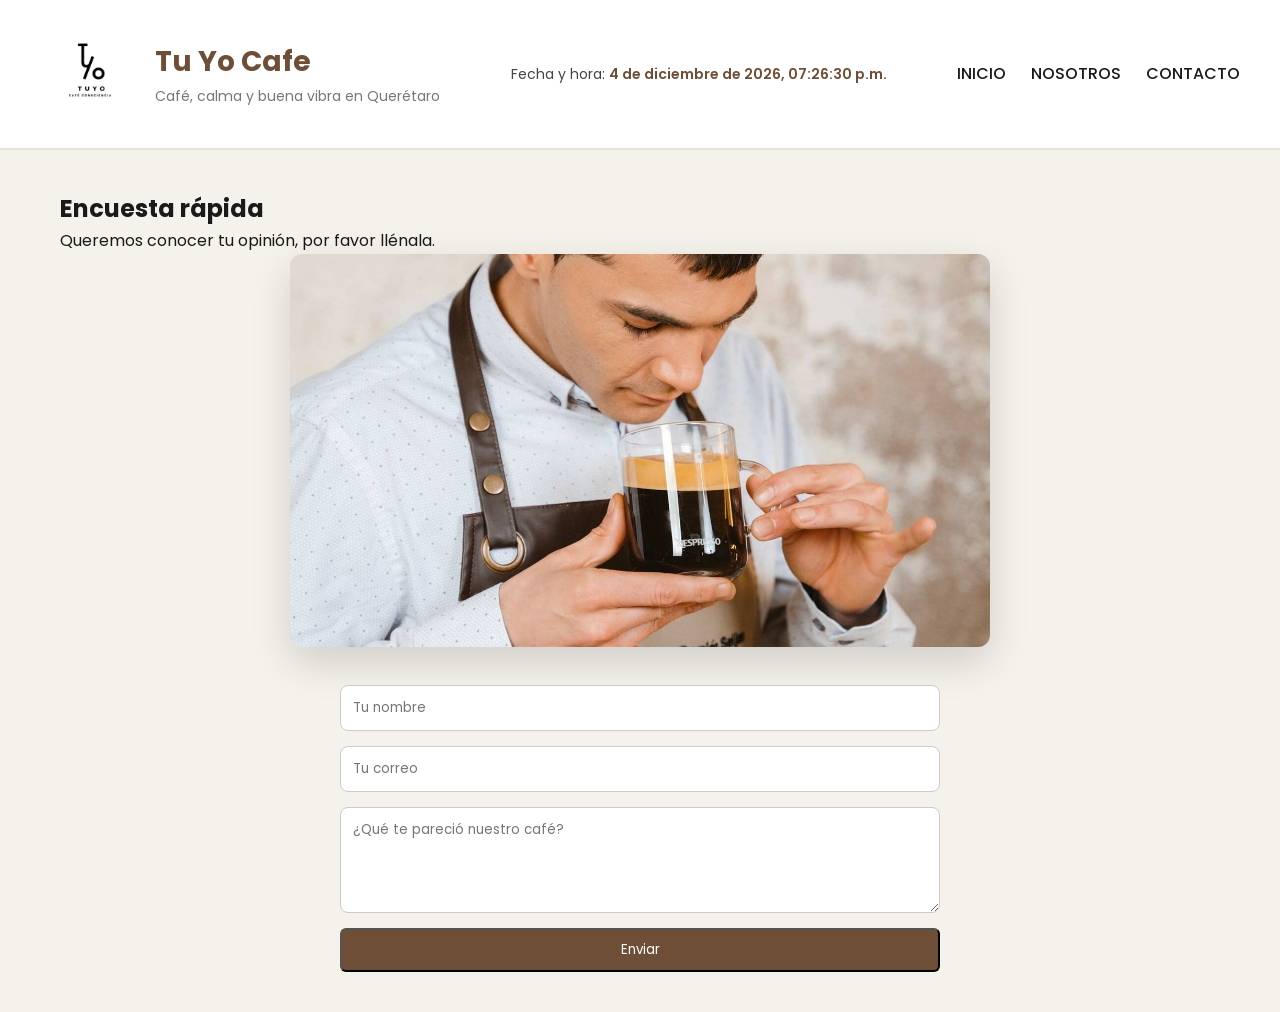
<file: html/contacto.html>
<!DOCTYPE html>
<html lang="es">
<head>
	<!-- Configuración básica del documento -->
	<meta charset="utf-8" />
	<meta name="viewport" content="width=device-width, initial-scale=1" />
	<title>Contacto | Tu Yo Cafe</title>

	<!-- Enlace a la hoja de estilos general del proyecto -->
	<link rel="stylesheet" href="../css/estilos.css" />

	<!-- Precarga de Google Fonts -->
	<link rel="preconnect" href="https://fonts.googleapis.com">
	<link rel="preconnect" href="https://fonts.gstatic.com" crossorigin>

	<!-- Carga de la tipografía principal -->
	<link href="https://fonts.googleapis.com/css2?family=Poppins:wght@300;400;600;700&display=swap" rel="stylesheet">

</head>

<body>

<!-- ================= HEADER ================= -->
<!-- Header -->
<header class="header">
	<div class="contenedor_header">

		<!-- Marca: logo + nombre + slogan -->
		<div class="marca">
			<div class="logo_marca">

				<!-- Imagen del logo del café -->
				<img src="img/logo.jpg" width="100" height="100">
			</div>

			<!-- Nombre y slogan -->
			<div class="texto_marca">
				<h1 class="nombre_marca">Tu Yo Cafe</h1>
				<p class="slogan_marca">Café, calma y buena vibra en Querétaro</p>
			</div>
		</div>

		<!-- Fecha y hora dinámica que se actualiza con JavaScript -->
		<div class="datetime">
			<span class="etiqueta_datetime">Fecha y hora:</span>
			<span id="fechaHora" class="valor_datetime">(Añadir)</span>
		</div>

		<!-- Otras páginas de la empresa -->
		<div class="elementos">
			<ul class="menu">
				<li class="item_menu">
					<a class="link_menu" href="../index.html">INICIO</a>
				</li>
				<li class="item_menu">
					<a class="link_menu" href="nosotros.html">NOSOTROS</a>
				</li>
				<li class="item_menu">
					<a class="link_menu" href="contacto.html">CONTACTO</a>
				</li>
			</ul>
		</div>

	</div>
</header>

<!-- ================= CONTENIDO PRINCIPAL ================= -->
<main class="main">
	<div class="contenedor_main">

		<section class="seccion">

			<!-- Título y descripción de la sección -->
			<header class="header_seccion">
				<h2 class="titulo_seccion">Encuesta rápida</h2>
				<p class="subtitulo_seccion">
					Queremos conocer tu opinión, por favor llénala.
				</p>
			</header>

			<div class="bloque">

				<!-- Imagen decorativa relacionada al contacto -->
				<div class="contacto_imagen_superior">
					<img src="img/contacto.jpg" alt="Contacto Tu Yo Cafe">
				</div>

				<!-- Formulario de encuesta -->
				<form id="formEncuesta" class="formulario">
					<input type="text" placeholder="Tu nombre" required>
					<input type="email" placeholder="Tu correo" required>
					<textarea rows="4" placeholder="¿Qué te pareció nuestro café?" required></textarea>
					<button type="submit" class="boton_ubicacion">Enviar</button>
				</form>

				<!-- Mensaje que aparece cuando se envía correctamente -->
				<div id="mensajeExito" class="mensaje_exito" style="display: none;">
					Encuesta contestada ✔
				</div>

			</div>
		</section>

	</div>
</main>

<!-- ================= SCRIPT DEL FORMULARIO ================= -->
<script>
	// Se obtiene el formulario y el mensaje de éxito
	const form = document.getElementById("formEncuesta");
	const mensaje = document.getElementById("mensajeExito");

	// Evento que se ejecuta cuando se envía el formulario
	form.addEventListener("submit", function(e) {

		// Evita que la página se recargue
		e.preventDefault();

		// Oculta el formulario y muestra el mensaje
		form.style.display = "none";
		mensaje.style.display = "block";

		// Después de 3 segundos se restaura todo
		setTimeout(function() {
			mensaje.style.display = "none";
			form.reset(); // Limpia los campos
			form.style.display = "flex";
		}, 3000);
	});
</script>

<!-- La librería jQuery -->
<script src="https://ajax.googleapis.com/ajax/libs/jquery/3.1.1/jquery.min.js"></script>

<!-- Archivo JavaScript del proyecto -->
<script src="../js/main.js"></script>

</body>
</html>
</file>
<file: css/estilos.css>
/* ================= RESET ================= */

/* 
   Reinicio general de estilos.
   Se eliminan márgenes y paddings por defecto del navegador 
   y se define la tipografía principal del sitio.
*/
* {
	box-sizing: border-box; /* Incluye padding y border dentro del tamaño total */
	margin: 0;
	padding: 0;
	font-family: 'Poppins', sans-serif;
}

/* 
   Estilos generales del body.
   Se define el color de fondo, color del texto
   y el espaciado entre líneas.
*/
body {
	background-color: #f5f1eb;
	color: #1a1a1a;
	line-height: 1.6;
}
/* ================= HEADER ================= */
/*
   Estilo principal del encabezado.
   Fondo blanco con una línea inferior decorativa.
*/
.header {
	background-color: #ffffff;
	border-bottom: 2px solid #e8e1d8;
	padding: 20px 0;
}

/*
   Contenedor interno del header.
   Se usa flexbox para acomodar logo, fecha y menú.
*/
.contenedor_header {
	max-width: 1200px;
	margin: 0 auto;
	display: flex;
	flex-wrap: wrap;
	justify-content: space-between;
	align-items: center;
	gap: 20px;
}

/*
   Agrupa logo y texto de la marca.
*/
.marca {
	display: flex;
	align-items: center;
	gap: 15px;
}

/*
   Nombre principal del café.
*/
.nombre_marca {
	font-size: 28px;
	font-weight: 700;
	color: #6f4e37;
}

/*
   Slogan pequeño debajo del nombre.
*/
.slogan_marca {
	font-size: 14px;
	color: #777;
}
/* ================= FECHA Y HORA ================= */
/*
   Texto general de fecha y hora.
*/
.datetime {
	font-size: 14px;
	color: #444;
}

/*
   Parte destacada (valor dinámico).
*/
.valor_datetime {
	font-weight: 600;
	color: #6f4e37;
}
/* ================= MENÚ ================= */

/*
   Lista horizontal de navegación.
*/
.menu {
	list-style: none; /* Quita los puntos */
	display: flex;
	gap: 25px;
}

/*
   Estilo de los enlaces del menú.
   Se eliminan subrayados y colores morados por defecto.
*/
.link_menu,
.link_menu:visited,
.link_menu:active {
	text-decoration: none;
	color: #1a1a1a;
	font-weight: 500;
	transition: 0.3s;
}

/*
   Efecto al pasar el mouse.
*/
.link_menu:hover {
	color: #b08968;
}
/* ================= SECCIÓN PRINCIPAL ================= */

/*
   Espaciado general de la sección principal (hero).
*/
.principal {
	padding: 60px 20px;
}

/*
   Contenedor que organiza el contenido principal 
   y la información lateral usando flexbox.
*/
.contenedor_principal {
	max-width: 1200px;
	margin: 0 auto;
	display: flex;
	flex-wrap: wrap;
	gap: 40px;
}

/*
   Título principal destacado.
*/
.titulo_principal {
	font-size: 32px;
	margin-bottom: 20px;
	color: #6f4e37;
}

/*
   Texto descriptivo debajo del título.
*/
.texto_principal {
	margin-bottom: 20px;
}
/* ================= CONTENEDOR GENERAL ================= */

.contenedor_main {
	max-width: 1200px;
	margin: 0 auto;
	padding: 40px 20px;
}
/* ================= ETIQUETAS ================= */

/*
   Contenedor de etiquetas (Wi-Fi, Pet friendly, etc.).
*/
.etiquetas_principal {
	display: flex;
	gap: 10px;
	margin-bottom: 20px;
}

/*
   Diseño individual de cada etiqueta.
*/
.etiqueta {
	background-color: #b08968;
	color: white;
	padding: 5px 12px;
	border-radius: 20px;
	font-size: 13px;
}
/* ================= BOTONES ================= */

/*
   Contenedor de botones principales.
*/
.links_principal {
	display: flex;
	gap: 15px;
}

/*
   Estilo base de botones (ubicación y galería).
*/
.boton_ubicacion,
.boton_galeria {
	background-color: #6f4e37;
	color: white;
	padding: 10px 18px;
	border-radius: 6px;
	text-decoration: none;
	transition: 0.3s;
}

/*
   Efecto hover para dar sensación interactiva.
*/
.boton_ubicacion:hover,
.boton_galeria:hover {
	background-color: #b08968;
}
/* ================= INFORMACIÓN LATERAL ================= */

/*
   Tarjeta con datos rápidos del café.
*/
.informacion_principal {
	background: #ffffff;
	padding: 20px;
	border-radius: 10px;
	box-shadow: 0 5px 20px rgba(0,0,0,0.08);
	flex: 1;
}
/* ================= SLIDER ================= */

/*
   Lista que contiene las imágenes del slider.
   Se eliminan estilos por defecto.
*/
.slider {
	list-style: none;
	padding: 0;
	margin: 40px auto;
}

/*
   Imágenes del slider.
   Se ajustan al ancho del contenedor y mantienen proporción.
   object-fit: contain evita que se recorten.
*/
.slider img {
	width: 100%;
	max-height: 500px;
	object-fit: contain;
	background: #000; /* Fondo para que no se vea vacío */
}

/*
   Estilos aplicados al contenedor generado por bxSlider.
   Se centra y se le agrega sombra y bordes redondeados.
*/
.bx-wrapper {
	max-width: 1000px !important;
	margin: 0 auto 40px auto !important;
	box-shadow: 0 15px 40px rgba(0,0,0,0.15);
	border-radius: 12px;
	border: none !important;
}

/*
   Redondea las imágenes dentro del slider.
*/
.bx-wrapper img {
	border-radius: 12px;
}
/* ================= TARJETA UBICACIÓN ================= */

/*
   Tarjeta que contiene dirección y horarios.
*/
.tarjeta_ubicacion {
	background: #ffffff;
	padding: 30px;
	border-radius: 12px;
	box-shadow: 0 5px 20px rgba(0,0,0,0.08);
}

/*
   Lista de horarios sin viñetas.
*/
.lista_horarios {
	list-style: none;
	padding: 0;
}

/*
   Alinea día y horario en extremos opuestos.
*/
.lista_horarios li {
	display: flex;
	justify-content: space-between;
	margin-bottom: 8px;
}
/* ================= MAPA ================= */

/*
   Estilo del iframe de Google Maps.
   Se adapta al ancho del contenedor.
*/
.frame_mapa iframe {
	width: 100%;
	height: 400px;
	border-radius: 12px;
	border: none;
}
/* ================= FOOTER ================= */

/*
   Pie de página del sitio.
   Fondo oscuro para diferenciarlo del contenido principal.
*/
.footer {
	background-color: #1a1a1a;
	color: white;
	padding: 30px 20px;
}

/*
   Contenedor interno del footer.
   Se usa flexbox para distribuir texto y botón.
*/
.contenedor_footer {
	max-width: 1200px;
	margin: 0 auto;
	display: flex;
	justify-content: space-between;
	align-items: center;
	flex-wrap: wrap;
}

/*
   Botón que permite regresar al inicio de la página.
*/
.btn_arriba {
	background-color: #b08968;
	color: white;
	border: none;
	padding: 8px 15px;
	border-radius: 5px;
	cursor: pointer;
	transition: 0.3s;
}

/*
   Cambio de color cuando se pasa el mouse.
*/
.btn_arriba:hover {
	background-color: #6f4e37;
}
/* ================= RESPONSIVE ================= */

/*
   Ajustes para pantallas pequeñas (tablets y celulares).
   Se cambia la dirección del contenedor principal
   para que el contenido se acomode en columna.
*/
@media (max-width: 768px) {
	.contenedor_principal {
		flex-direction: column;
	}
}
/* ================= CONTACTO ================= */

/*
   Imagen superior de la sección contacto.
   Se centra y se le agrega separación inferior.
*/
.contacto_imagen_superior {
	text-align: center;
	margin-bottom: 30px;
}

/*
   Imagen decorativa con límite de tamaño
   y sombra para que combine con el diseño general.
*/
.contacto_imagen_superior img {
	width: 100%;
	max-width: 700px;
	border-radius: 12px;
	box-shadow: 0 15px 40px rgba(0,0,0,0.15);
}

/*
   Formulario centrado con distribución vertical.
*/
.formulario {
	display: flex;
	flex-direction: column;
	gap: 15px;
	max-width: 600px;
	margin: 0 auto;
}

/*
   Estilo de campos de entrada y textarea.
*/
.formulario input,
.formulario textarea {
	padding: 12px;
	border-radius: 8px;
	border: 1px solid #ccc;
	font-family: inherit;
}

/*
   Mensaje verde que aparece al enviar la encuesta.
*/
.mensaje_exito {
	background-color: #2e7d32;
	color: white;
	padding: 15px;
	border-radius: 8px;
	text-align: center;
	font-weight: 600;
	margin-top: 20px;
	max-width: 600px;
	margin-left: auto;
	margin-right: auto;
}

/* 
	Nosotros
*/

.nosotros_grid {
	display: grid;
	grid-template-columns: 1fr 1fr;
	gap: 28px;
	max-width: 1200px;
	margin: 0 auto;
}

.perfil_integrante {
	background: #f7f2eb;
	border-radius: 18px;
	padding: 22px;
	display: grid;
	grid-template-columns: 1.4fr 1fr;
	align-items: center;
	gap: 20px;
	box-shadow: 0 10px 24px rgba(0, 0, 0, 0.08);
}

.info_integrante h3 {
	margin: 0 0 8px;
	font-size: 1.35rem;
	color: #5a3d2b;
}

.rol_integrante {
	margin: 0 0 14px;
	font-weight: 600;
	color: #9a6b46;
}

.info_integrante p {
	margin: 0;
	line-height: 1.7;
	color: #3f3f3f;
}

.imagen_integrante img {
	width: 100%;
	height: 280px;
	object-fit: cover;
	border-radius: 14px;
	display: block;
}

@media (max-width: 900px) {
	.nosotros_grid {
		grid-template-columns: 1fr;
	}

	.perfil_integrante {
		grid-template-columns: 1fr;
	}
}
</file>
